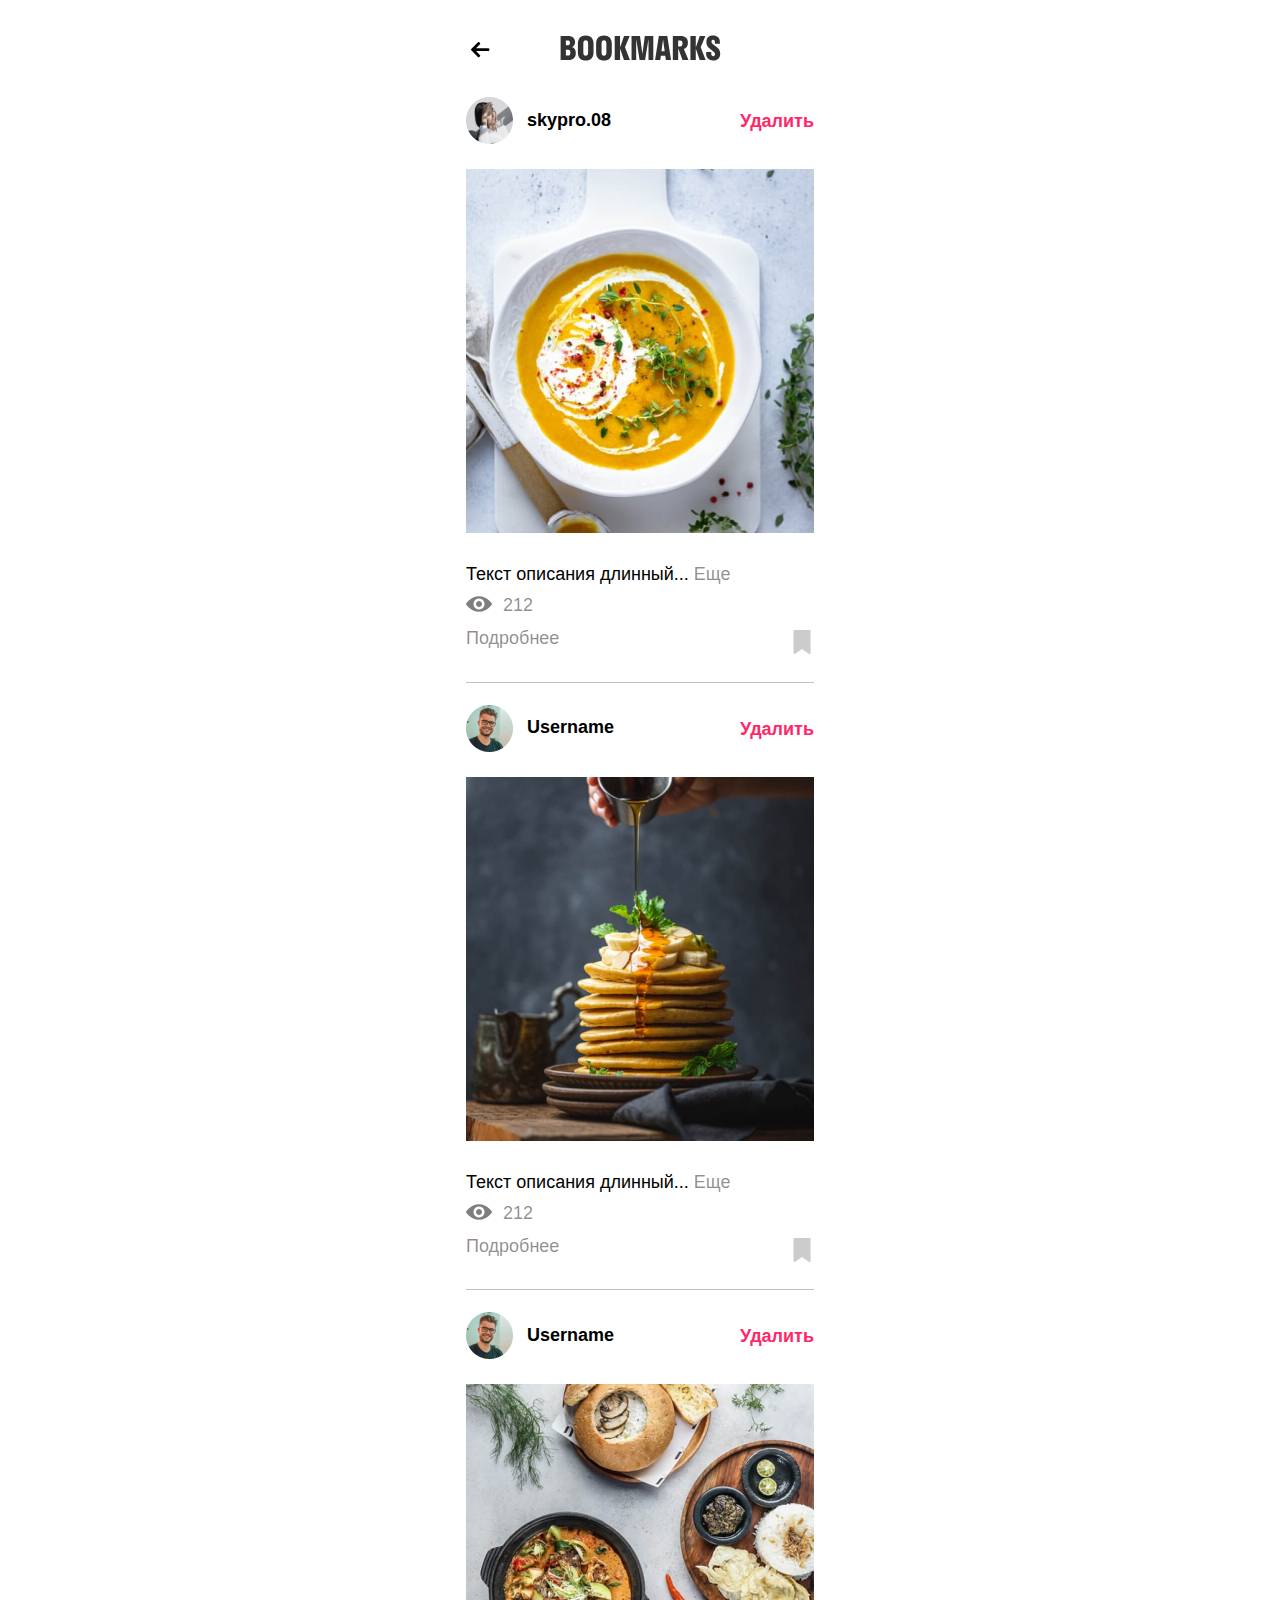
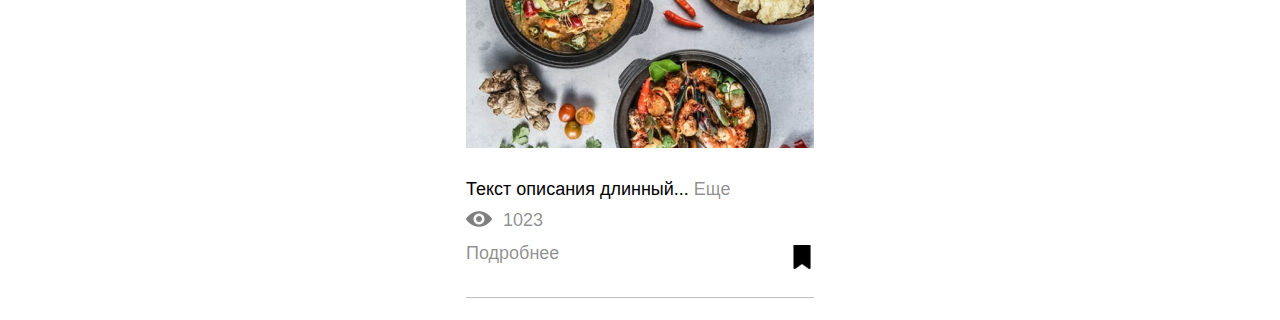
<file: templates/bookmarks.html>
<!DOCTYPE html>
<html lang="ru">

<head>
  <meta charset="UTF-8">
  <meta name="viewport" content="width=device-width, initial-scale=1.0">
  <title>SKYPROGRAM bookmarks</title>
  <link href="../static/css/styles.min.css" rel="stylesheet">
</head>

<body>
  <header class="container header">
    <div class="header__wrapper">
      <a href="/" class="header__btn-back">
        <svg class="header__btn-icon" width="19" height="16">
          <use xmlns:xlink="http://www.w3.org/1999/xlink" xlink:href="#back"></use>
        </svg>
      </a>
      <a href="/" class="header__logo-link">
        <svg class="header__logo" width="161" height="26">
          <use xmlns:xlink="http://www.w3.org/1999/xlink" xlink:href="#bookmarks"></use>
        </svg>
      </a>
    </div>
  </header>
  <main class="container">
    <section class="items">
      <div class="items__item item">
        <div class="item__top">
          <a href="/user-feed.html" class="item__head">
            <div class="item__ava-wrap">
              <img src="../static/img/ava1.png" alt="" class="item__ava" width="47">
            </div>
            <span class="item__username">skypro.08</span>
          </a>
          <a href="#" class="item__delete">Удалить</a>
        </div>
        <a href="/post.html" class="item__post-link">
          <img src="../static/img/post5.jpg" alt="" width="348" class="item__post-img">
        </a>
        <p class="item__descr">Текст описания длинный... <a href="/post.html" class="item__btn-more">Еще</a></p>
        <div class="item__post-info">
          <div class="item__counter">
            <img src="../static/img/eye.png" alt="" class="item__counter-icon" width="26">
            <span class="item__counter-text">212</span>
          </div>
        </div>
        <div class="item__post-bottom">
          <a href="/post.html" class="item__btn-more">Подробнее</a>
          <button type="button" class="item__bookmark-btn">
            <img src="../static/img/bookmark.png" alt="" class="item__bookmark-icon" width="24">
          </button>
        </div>
      </div>
      <div class="items__item item">
        <div class="item__top">
          <a href="/user-feed.html" class="item__head">
            <div class="item__ava-wrap">
              <img src="../static/img/ava2.png" alt="" class="item__ava" width="47">
            </div>
            <span class="item__username">Username</span>
          </a>
          <a href="#" class="item__delete">Удалить</a>
        </div>
        <a href="/post.html" class="item__post-link">
          <img src="../static/img/post6.jpg" alt="" width="348" class="item__post-img">
        </a>
        <p class="item__descr">Текст описания длинный... <a href="/post.html" class="item__btn-more">Еще</a></p>
        <div class="item__post-info">
          <div class="item__counter">
            <img src="../static/img/eye.png" alt="" class="item__counter-icon" width="26">
            <span class="item__counter-text">212</span>
          </div>
        </div>
        <div class="item__post-bottom">
          <a href="/post.html" class="item__btn-more">Подробнее</a>
          <button type="button" class="item__bookmark-btn">
            <img src="../static/img/bookmark.png" alt="" class="item__bookmark-icon" width="24">
          </button>
        </div>
      </div>
      <div class="items__item item">
        <div class="item__top">
          <a href="/user-feed.html" class="item__head">
            <div class="item__ava-wrap">
              <img src="../static/img/ava2.png" alt="" class="item__ava" width="47">
            </div>
            <span class="item__username">Username</span>
          </a>
          <a href="#" class="item__delete">Удалить</a>
        </div>
        <a href="/post.html" class="item__post-link">
          <img src="../static/img/post7.jpg" alt="" width="348" class="item__post-img">
        </a>
        <p class="item__descr">Текст описания длинный... <a href="/post.html" class="item__btn-more">Еще</a></p>
        <div class="item__post-info">
          <div class="item__counter">
            <img src="../static/img/eye.png" alt="" class="item__counter-icon" width="26">
            <span class="item__counter-text">1023</span>
          </div>
        </div>
        <div class="item__post-bottom">
          <a href="/post.html" class="item__btn-more">Подробнее</a>
          <button type="button" class="item__bookmark-btn active">
            <img src="../static/img/bookmark.png" alt="" class="item__bookmark-icon" width="24">
          </button>
        </div>
      </div>
    </section>
  </main>
  <svg xmlns="http://www.w3.org/2000/svg" style="display:none">
    <symbol id="back" viewbox="0 0 19 16" fill="none" width="19" height="16">
      <path d="m17.34 6.19.028.006H5.074L8.94 2.322c.19-.189.293-.445.293-.714 0-.269-.104-.523-.293-.713L8.338.294A.997.997 0 0 0 7.628 0a.997.997 0 0 0-.71.293L.293 6.917A.995.995 0 0 0 0 7.63c0 .27.103.524.293.713l6.625 6.625c.189.189.441.293.71.293.269 0 .52-.104.71-.293l.601-.602a.995.995 0 0 0 .293-.71.965.965 0 0 0-.293-.696L5.031 9.064h12.322c.554 0 1.02-.477 1.02-1.03v-.851c0-.554-.48-.994-1.033-.994Z" fill="#000" />
    </symbol>
    <symbol id="bookmarks" viewbox="0 0 161 26" fill="none" width="161" height="26">
      <path d="M0.6 25H8.856C12.984 25 15.8 22.6 15.8 18.216V17.576C15.8 14.824 14.328 12.936 12.088 12.04C13.912 11.208 15.064 9.672 15.064 7.336V7.016C15.064 3.08 12.248 0.999998 8.152 0.999998H0.6V25ZM7.64 5.48C9.144 5.48 9.944 6.056 9.944 7.56V7.88C9.944 9.576 9.144 10.28 7.64 10.28H5.88V5.48H7.64ZM8.056 14.76C9.528 14.76 10.36 15.464 10.36 17.384V17.704C10.36 19.688 9.528 20.52 8.056 20.52H5.88V14.76H8.056ZM25.7138 25.48C30.5778 25.48 33.5538 22.728 33.5538 17.16V8.84C33.5538 3.272 30.5778 0.519999 25.7138 0.519999C20.8498 0.519999 17.8738 3.272 17.8738 8.84V17.16C17.8738 22.728 20.8498 25.48 25.7138 25.48ZM25.7138 20.84C24.2098 20.84 23.3138 19.976 23.3138 17.32V8.68C23.3138 6.024 24.2418 5.16 25.7138 5.16C27.2178 5.16 28.1138 6.024 28.1138 8.68V17.32C28.1138 19.976 27.2178 20.84 25.7138 20.84ZM43.9638 25.48C48.8278 25.48 51.8038 22.728 51.8038 17.16V8.84C51.8038 3.272 48.8278 0.519999 43.9638 0.519999C39.0998 0.519999 36.1238 3.272 36.1238 8.84V17.16C36.1238 22.728 39.0998 25.48 43.9638 25.48ZM43.9638 20.84C42.4598 20.84 41.5638 19.976 41.5638 17.32V8.68C41.5638 6.024 42.4918 5.16 43.9638 5.16C45.4678 5.16 46.3638 6.024 46.3638 8.68V17.32C46.3638 19.976 45.4678 20.84 43.9638 20.84ZM60.0698 0.999998H54.6938V25H60.0698V13.544L63.9738 25H69.9258L64.9658 12.264L69.7018 0.999998H64.0378L60.0698 12.424V0.999998ZM85.1055 25L88.4975 3.976V25H93.2975V0.999998H84.7855L82.4175 19.08L79.9855 0.999998H71.5375V25H76.1775V3.944L79.6015 25H85.1055ZM98.8423 0.999998L95.0663 25H100.282L100.858 20.68H105.274L105.85 25H111.066L107.29 0.999998H98.8423ZM101.466 16.2L103.066 4.52L104.666 16.2H101.466ZM118.195 25V13.192L122.515 25H128.499L123.859 13.896C126.291 13.064 127.891 11.144 127.891 8.168V7.24C127.891 3.176 124.915 0.999998 120.819 0.999998H112.819V25H118.195ZM120.083 5.48C121.587 5.48 122.515 6.184 122.515 8.168V8.616C122.515 10.76 121.587 11.624 120.083 11.624H118.195V5.48H120.083ZM135.789 0.999998H130.413V25H135.789V13.544L139.693 25H145.645L140.685 12.264L145.421 0.999998H139.757L135.789 12.424V0.999998ZM146.368 6.952C146.368 10.216 147.808 12.136 149.888 13.704L152.448 15.656C154.112 16.936 155.072 17.672 155.072 19.304C155.072 20.456 154.368 21.16 153.184 21.16C152.032 21.16 151.264 20.264 151.264 18.856V17H146.144V19.08C146.144 23.208 149.312 25.48 153.184 25.48C157.056 25.48 160.224 23.24 160.224 18.664C160.224 15.56 158.688 13.608 156.64 12.072L153.984 10.024C152.416 8.84 151.488 8.136 151.488 6.568C151.488 5.448 152.192 4.84 153.152 4.84C154.208 4.84 154.88 5.544 154.88 7.016V8.68H159.904V6.92C159.904 2.6 156.928 0.519999 153.152 0.519999C149.44 0.519999 146.368 2.344 146.368 6.952Z" fill="black" fill-opacity="0.8" />
    </symbol>
  </svg>
</body>

</html>
</file>
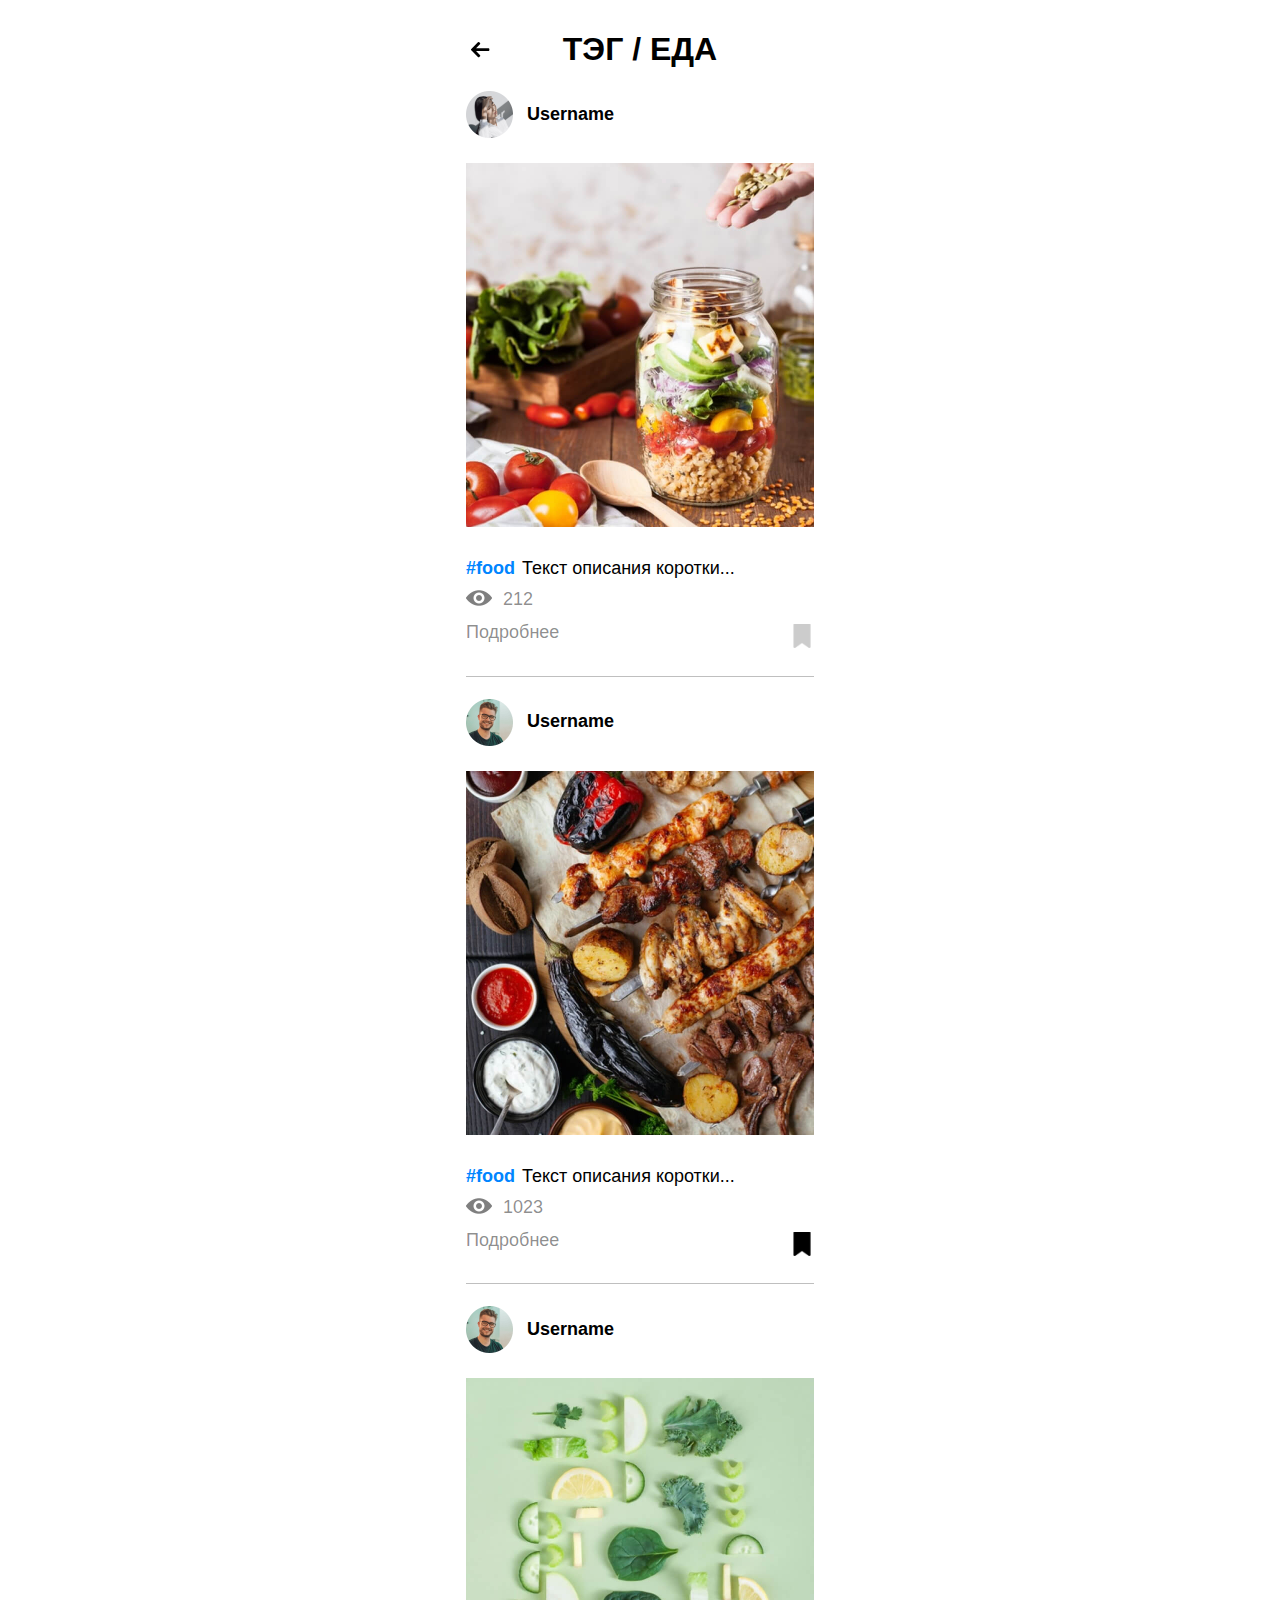
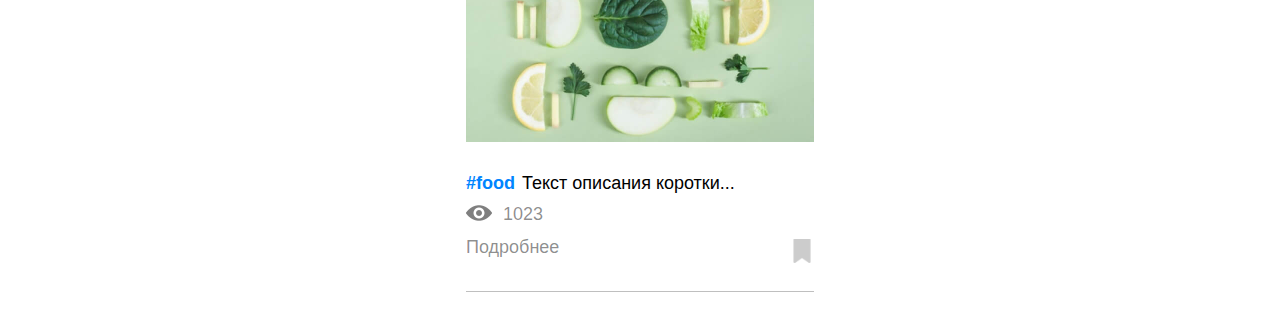
<file: templates/tag.html>
<!DOCTYPE html>
<html lang="ru">

<head>
  <meta charset="UTF-8">
  <meta name="viewport" content="width=device-width, initial-scale=1.0">
  <title>SKYPROGRAM tag</title>
  <link href="../static/css/styles.min.css" rel="stylesheet">
</head>

<body>
  <header class="container header">
    <div class="header__wrapper">
      <a href="/" class="header__btn-back">
        <svg class="header__btn-icon" width="19" height="16">
          <use xmlns:xlink="http://www.w3.org/1999/xlink" xlink:href="#back"></use>
        </svg>
      </a>
      <a href="#" class="header__nosvg">
        ТЭГ / ЕДА
      </a>
    </div>
  </header>
  <main class="container">
    <section class="items">
      <div class="items__item item">
        <div class="item__top">
          <a href="/user-feed.html" class="item__head">
            <div class="item__ava-wrap">
              <img src="../static/img/ava1.png" alt="" class="item__ava" width="47">
            </div>
            <span class="item__username">Username</span>
          </a>
        </div>
        <a href="/post.html" class="item__post-link">
          <img src="../static/img/post4.jpg" alt="" width="348" class="item__post-img">
        </a>
        <p class="item__descr"><a href="/tag.html" class="item__tag">#food</a> Текст описания коротки...</p>
        <div class="item__post-info">
          <div class="item__counter">
            <img src="../static/img/eye.png" alt="" class="item__counter-icon" width="26">
            <span class="item__counter-text">212</span>
          </div>
        </div>
        <div class="item__post-bottom">
          <a href="/post.html" class="item__btn-more">Подробнее</a>
          <button type="button" class="item__bookmark-btn">
            <img src="../static/img/bookmark.png" alt="" class="item__bookmark-icon" width="24">
          </button>
        </div>
      </div>
      <div class="items__item item">
        <div class="item__top">
          <a href="/user-feed.html" class="item__head">
            <div class="item__ava-wrap">
              <img src="../static/img/ava2.png" alt="" class="item__ava" width="47">
            </div>
            <span class="item__username">Username</span>
          </a>
        </div>
        <a href="/post.html" class="item__post-link">
          <img src="../static/img/post2.jpg" alt="" width="348" class="item__post-img">
        </a>
        <p class="item__descr"><a href="/tag.html" class="item__tag">#food</a> Текст описания коротки...</p>
        <div class="item__post-info">
          <div class="item__counter">
            <img src="../static/img/eye.png" alt="" class="item__counter-icon" width="26">
            <span class="item__counter-text">1023</span>
          </div>
        </div>
        <div class="item__post-bottom">
          <a href="/post.html" class="item__btn-more">Подробнее</a>
          <button type="button" class="item__bookmark-btn active">
            <img src="../static/img/bookmark.png" alt="" class="item__bookmark-icon" width="24">
          </button>
        </div>
      </div>
      <div class="items__item item">
        <div class="item__top">
          <a href="/user-feed.html" class="item__head">
            <div class="item__ava-wrap">
              <img src="../static/img/ava2.png" alt="" class="item__ava" width="47">
            </div>
            <span class="item__username">Username</span>
          </a>
        </div>
        <a href="/post.html" class="item__post-link">
          <img src="../static/img/post3.jpg" alt="" width="348" class="item__post-img">
        </a>
        <p class="item__descr"><a href="/tag.html" class="item__tag">#food</a> Текст описания коротки...</p>
        <div class="item__post-info">
          <div class="item__counter">
            <img src="../static/img/eye.png" alt="" class="item__counter-icon" width="26">
            <span class="item__counter-text">1023</span>
          </div>
        </div>
        <div class="item__post-bottom">
          <a href="/post.html" class="item__btn-more">Подробнее</a>
          <button type="button" class="item__bookmark-btn">
            <img src="../static/img/bookmark.png" alt="" class="item__bookmark-icon" width="24">
          </button>
        </div>
      </div>
    </section>
  </main>
  <svg xmlns="http://www.w3.org/2000/svg" style="display:none">
    <symbol id="back" viewbox="0 0 19 16" fill="none" width="19" height="16">
      <path d="m17.34 6.19.028.006H5.074L8.94 2.322c.19-.189.293-.445.293-.714 0-.269-.104-.523-.293-.713L8.338.294A.997.997 0 0 0 7.628 0a.997.997 0 0 0-.71.293L.293 6.917A.995.995 0 0 0 0 7.63c0 .27.103.524.293.713l6.625 6.625c.189.189.441.293.71.293.269 0 .52-.104.71-.293l.601-.602a.995.995 0 0 0 .293-.71.965.965 0 0 0-.293-.696L5.031 9.064h12.322c.554 0 1.02-.477 1.02-1.03v-.851c0-.554-.48-.994-1.033-.994Z" fill="#000" />
    </symbol>
    <symbol id="tag" viewbox="0 0 144 26" fill="none" width="144" height="26">
      <path d="M9.664 25V5.64h3.904V1H.32v4.64h3.904V25h5.44Zm7.178-24-3.776 24h5.216l.576-4.32h4.416L23.85 25h5.216L25.29 1h-8.448Zm2.624 15.2 1.6-11.68 1.6 11.68h-3.2Zm17.532 9.28c2.273 0 4.033-.928 5.056-2.848V25h3.968V12.04h-8.16v4.32h2.72v1.12c0 2.464-.928 3.36-2.4 3.36-1.504 0-2.4-.896-2.4-3.52V8.68c0-2.656.929-3.52 2.4-3.52 1.505 0 2.4.864 2.4 3.52v1.344h5.44V8.84c0-5.568-2.975-8.32-7.84-8.32-4.864 0-7.84 2.752-7.84 8.32v8.32c0 5.568 2.56 8.32 6.657 8.32ZM59.58 25l8-24h-3.84l-8 24h3.84Zm23.24 0v-9.28h5.472v-4.64H82.82V5.64h6.272V1H77.444v24h5.376Zm16.019.48c4.864 0 7.84-2.752 7.84-8.32V8.84c0-5.568-2.976-8.32-7.84-8.32s-7.84 2.752-7.84 8.32v8.32c0 5.568 2.976 8.32 7.84 8.32Zm0-4.64c-1.504 0-2.4-.864-2.4-3.52V8.68c0-2.656.928-3.52 2.4-3.52 1.504 0 2.4.864 2.4 3.52v8.64c0 2.656-.896 3.52-2.4 3.52Zm18.25 4.64c4.864 0 7.84-2.752 7.84-8.32V8.84c0-5.568-2.976-8.32-7.84-8.32s-7.84 2.752-7.84 8.32v8.32c0 5.568 2.976 8.32 7.84 8.32Zm0-4.64c-1.504 0-2.4-.864-2.4-3.52V8.68c0-2.656.928-3.52 2.4-3.52 1.504 0 2.4.864 2.4 3.52v8.64c0 2.656-.896 3.52-2.4 3.52ZM135.339 1h-7.52v24h7.52c4.864 0 7.84-2.688 7.84-8.16V9.16c0-5.472-2.976-8.16-7.84-8.16Zm0 19.36h-2.08V5.64h2.08c1.504 0 2.4.832 2.4 3.36v8c0 2.528-.896 3.36-2.4 3.36Z" fill="#000" fill-opacity=".8" />
    </symbol>
  </svg>
</body>

</html>
</file>
<file: static/css/styles.min.css>
/*! normalize.css v8.0.1 | MIT License | github.com/necolas/normalize.css */

@import url("https://fonts.googleapis.com/css2?family=Roboto:wght@300;400;500;700;900&display=swap");

html {
	line-height: 1.15;
	-webkit-text-size-adjust: 100%
}

body {
	margin: 0
}

main {
	display: block
}

h1 {
	font-size: 2em;
	margin: 0.67em 0
}

hr {
	box-sizing: content-box;
	height: 0;
	overflow: visible
}

pre {
	font-family: monospace, monospace;
	font-size: 1em
}

a {
	background-color: transparent
}

abbr[title] {
	border-bottom: none;
	text-decoration: underline;
	text-decoration: underline dotted
}

b,
strong {
	font-weight: bolder
}

code,
kbd,
samp {
	font-family: monospace, monospace;
	font-size: 1em
}

small {
	font-size: 80%
}

sub,
sup {
	font-size: 75%;
	line-height: 0;
	position: relative;
	vertical-align: baseline
}

sub {
	bottom: -0.25em
}

sup {
	top: -0.5em
}

img {
	border-style: none
}

button,
input,
optgroup,
select,
textarea {
	font-family: inherit;
	font-size: 100%;
	line-height: 1.15;
	margin: 0
}

button,
input {
	overflow: visible
}

button,
select {
	text-transform: none
}

button,
[type="button"],
[type="reset"],
[type="submit"] {
	-webkit-appearance: button
}

button::-moz-focus-inner,
[type="button"]::-moz-focus-inner,
[type="reset"]::-moz-focus-inner,
[type="submit"]::-moz-focus-inner {
	border-style: none;
	padding: 0
}

button:-moz-focusring,
[type="button"]:-moz-focusring,
[type="reset"]:-moz-focusring,
[type="submit"]:-moz-focusring {
	outline: 1px dotted ButtonText
}

fieldset {
	padding: 0.35em 0.75em 0.625em
}

legend {
	box-sizing: border-box;
	color: inherit;
	display: table;
	max-width: 100%;
	padding: 0;
	white-space: normal
}

progress {
	vertical-align: baseline
}

textarea {
	overflow: auto
}

[type="checkbox"],
[type="radio"] {
	box-sizing: border-box;
	padding: 0
}

[type="number"]::-webkit-inner-spin-button,
[type="number"]::-webkit-outer-spin-button {
	height: auto
}

[type="search"] {
	-webkit-appearance: textfield;
	outline-offset: -2px
}

[type="search"]::-webkit-search-decoration {
	-webkit-appearance: none
}

::-webkit-file-upload-button {
	-webkit-appearance: button;
	font: inherit
}

details {
	display: block
}

summary {
	display: list-item
}

template {
	display: none
}

[hidden] {
	display: none
}

body {
	font-family: 'Arial', sans-sefir;
	font-size: 18px;
	font-weight: 400;
	line-height: 29px;
	color: #000;
	background: #fff
}

a {
	cursor: pointer
}

p {
	margin: 0;
	padding: 0
}

img {
	height: auto
}

input,
button,
textarea {
	box-sizing: border-box;
	font-family: 'Arial', serif
}

.container {
	padding-left: 30px;
	padding-right: 30px;
	width: 100%;
	max-width: 348px;
	margin: 0 auto
}

.header__wrapper {
	position: relative;
	display: -webkit-box;
	display: -webkit-flex;
	display: -ms-flexbox;
	display: flex;
	-webkit-box-pack: center;
	-webkit-justify-content: center;
	-ms-flex-pack: center;
	justify-content: center;
	width: 100%;
	padding: 35px 0 27px
}

.header__btn-back {
	position: absolute;
	left: 5px;
	top: 38px
}

.header__nosvg {

    color: #000;
    font-size: 32px;
    text-decoration: none;
    font-weight: bold;

}

.header__logo-link {
	text-decoration: none
}

.header__logo {
	max-width: 100%
}

.header__bookmark-btn {
	position: absolute;
	right: 0;
	top: 34px;
	text-decoration: none;
	display: block
}

.header__bookmark-icon {
	display: inline-block;
	vertical-align: middle
}

.header__bookmark-counter {
	font-size: 18px;
	font-weight: bold;
	color: #000;
	vertical-align: middle
}

.item {
	margin-bottom: 22px;
	padding-bottom: 23px;
	border-bottom: 1px solid rgba(0, 0, 0, 0.25)
}

.item--post {
	border-bottom: none
}

.item__top {
	display: -webkit-box;
	display: -webkit-flex;
	display: -ms-flexbox;
	display: flex;
	-webkit-box-pack: justify;
	-webkit-justify-content: space-between;
	-ms-flex-pack: justify;
	justify-content: space-between;
	-webkit-box-align: start;
	-webkit-align-items: start;
	-ms-flex-align: start;
	align-items: start
}

.item__delete {
	display: inline-block;
	padding-top: 10px;
	font-weight: bold;
	text-decoration: none;
	color: #FF2768
}

.item__head {
	display: -webkit-box;
	display: -webkit-flex;
	display: -ms-flexbox;
	display: flex;
	-webkit-box-align: center;
	-webkit-align-items: center;
	-ms-flex-align: center;
	align-items: center;
	text-decoration: none;
	margin-bottom: 16px
}

.item__ava-wrap {
	padding-right: 14px
}

.item__username {
	font-weight: bold;
	color: #000;
	padding-bottom: 10px
}

.item__post-link {
	display: block;
	line-height: 0;
	margin-bottom: 27px
}

.item__descr {
	margin-bottom: 2px
}

.item__text {
	margin-top: 23px;
	margin-bottom: 29px
}

.item__tag {
	display: inline-block;
	padding-right: 2px;
	font-weight: bold;
	color: #0085FF;
	text-decoration: none
}

.item__post-info {
	display: -webkit-box;
	display: -webkit-flex;
	display: -ms-flexbox;
	display: flex;
	-webkit-box-pack: justify;
	-webkit-justify-content: space-between;
	-ms-flex-pack: justify;
	justify-content: space-between;
	-webkit-box-align: center;
	-webkit-align-items: center;
	-ms-flex-align: center;
	align-items: center
}

.item__counter {
	display: -webkit-box;
	display: -webkit-flex;
	display: -ms-flexbox;
	display: flex;
	-webkit-box-align: center;
	-webkit-align-items: center;
	-ms-flex-align: center;
	align-items: center
}

.item__counter-icon {
	width: 26px;
	padding-bottom: 3px
}

.item__counter-text {
	padding-left: 11px;
	color: rgba(0, 0, 0, 0.45)
}

.item__comments-counter {
	color: rgba(0, 0, 0, 0.45)
}

.item__btn-more {
	display: inline-block;
	color: rgba(0, 0, 0, 0.45);
	text-decoration: none
}

.item__post-bottom {
	padding-top: 4px;
	display: -webkit-box;
	display: -webkit-flex;
	display: -ms-flexbox;
	display: flex;
	-webkit-box-pack: justify;
	-webkit-justify-content: space-between;
	-ms-flex-pack: justify;
	justify-content: space-between
}

.item__bookmark-btn {
	padding: 0;
	padding-top: 6px;
	border: none;
	outline: none;
	background: none;
	box-shadow: none;
	opacity: 0.2;
	-webkit-transition: all 0.5s linear;
	transition: all 0.5s linear
}

.item__bookmark-btn.active,
.item__bookmark-btn:hover {
	opacity: 1
}

.item__top .item__bookmark-btn {
	margin-top: 5px
}

.item__bottom {
	padding-top: 24px;
	padding-bottom: 30px;
	border-top: 1px solid #000;
	line-height: 20px
}

.item__comments {
	padding-top: 20px;
	margin-bottom: 32px;
	border-bottom: 1px solid rgba(0, 0, 0, 0.25)
}

.item__comment {
	margin-bottom: 23px
}

.search {
	padding-bottom: 28px;
	margin-bottom: 28px;
	border-bottom: 1px solid rgba(0, 0, 0, 0.25)
}

.search__input {
	display: block;
	width: 100%;
	padding: 18px 18px 16px;
	background: rgba(196, 196, 196, 0.25);
	border-radius: 6px;
	border: none;
	box-shadow: none;
	outline: none
}

.search__results {
	padding-top: 20px;
	text-align: center;
	font-size: 18px;
	color: rgba(0, 0, 0, 0.45)
}

.comment-form__input-wrap {
	margin-bottom: 20px
}

.comment-form__input,
.comment-form__textarea {
	display: block;
	width: 100%;
	padding: 12px 10px;
	border-radius: 6px;
	border: 1px solid rgba(0, 0, 0, 0.45);
	outline: none
}

.comment-form__btn {
	color: #fff;
	padding: 16px 24px;
	border-radius: 6px;
	background: #000;
	border: none;
	outline: none;
	-webkit-transition: all 0.5s linear;
	transition: all 0.5s linear
}

.comment-form__btn:hover {
	opacity: 0.75
}


/*# sourceMappingURL=styles.min.css.map */
</file>
